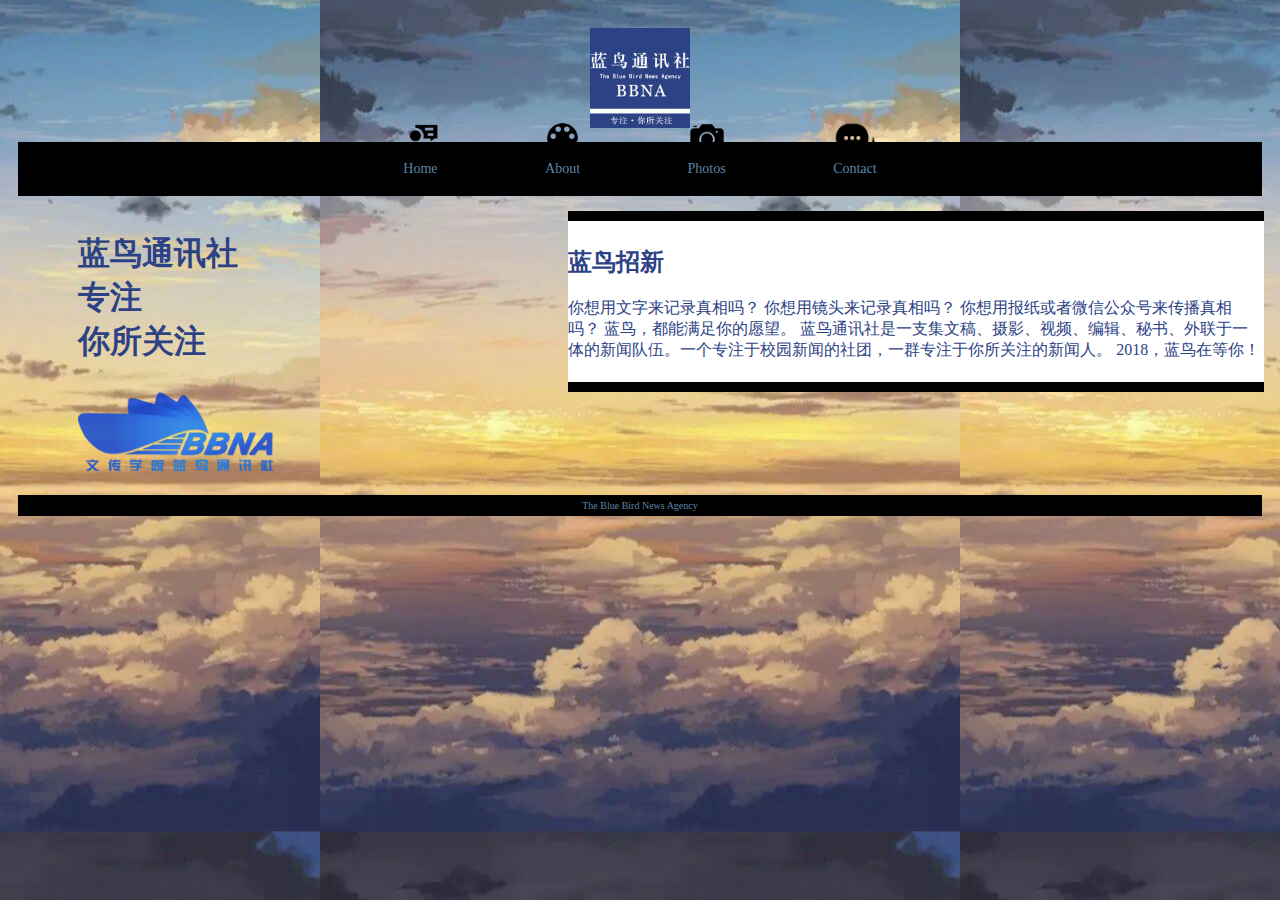
<file: 第一题网站/index.html>
<!doctype html>
<html>
<head>
<meta charset="utf-8">
<title>design for the web</title>
<style type="text/css">
footer {
	font-family: Georgia, "Times New Roman", Times, serif;
	font-size: 10px;
	background-color: #000;
	text-align: center;
	margin: 10px;
	padding: 5px;
	font-weight: 300;
	color: #FFF;
	clear: both;
	float: none;
}
header nav {
	font-size: 14px;
	color: #FFF;
	background-color: #000;
	text-align: center;
	margin: 10px;
	padding: 5px;
	word-spacing: 6em;
}

.sectionleft {
	width: 35%;
	margin-right: 2.5%;
	margin-left: 5.5%;
	clear: left;
	float: left;
	margin-top: 5px;
	margin-bottom: 5px;
	color: #2D4285;
	font-size: medium;
}

.sectionright {
	clear: none;
	width: 55%;
	margin-right: 8.5px;
	margin-left: 5.5px;
	float: right;
	text-align: left;
	padding-top: 5px;
	padding-bottom: 5px;
	margin-top: 5px;
	margin-bottom: 5px;
	background-color: #FFF;
	border-top-width: 10px;
	border-bottom-width: 10px;
	border-top-style: solid;
	border-bottom-style: solid;
	border-top-color: #000;
	border-bottom-color: #000;
	color: #2D4285;
}
header {
	font-size: 16px;
	text-align: center;
	padding-top: 20px;
}
a {
	color: #5A86A9;
	text-decoration: none;
}
body {
	background-image: url(images/background1.jpg);
	background-repeat: repeat;
	background-position: center;
}
.navhome {
	background-image: url(images/自我介绍.png);
	background-repeat: no-repeat;
	margin-right: 10px;
	margin-left: 10px;
	padding-top: 40px;
	background-size: contain;
	-webkit-transition: all 0.5s ease 0s;
	-moz-transition: all 0.5s ease 0s;
	-ms-transition: all 0.5s ease 0s;
	-o-transition: all 0.5s ease 0s;
	transition: all 0.5s ease 0s;
}
.navabout {
	background-image: url(images/color.png);
	background-repeat: no-repeat;
	margin-right: 10px;
	margin-left: 10px;
	padding-top: 40px;
	background-size: contain;
	-webkit-transition: all 0.5s ease 0s;
	-moz-transition: all 0.5s ease 0s;
	-ms-transition: all 0.5s ease 0s;
	-o-transition: all 0.5s ease 0s;
	transition: all 0.5s ease 0s;
}
.navprofolio {
	background-image: url(images/creame.png);
	background-repeat: no-repeat;
	margin-right: 10px;
	margin-left: 10px;
	padding-top: 43px;
	background-size: contain;
	-webkit-transition: all 0.5s ease 0s;
	-moz-transition: all 0.5s ease 0s;
	-ms-transition: all 0.5s ease 0s;
	-o-transition: all 0.5s ease 0s;
	transition: all 0.5s ease 0s;
}
.navcontact {
	background-image: url(images/contact.png);
	background-repeat: no-repeat;
	margin-right: 10px;
	margin-left: 10px;
	padding-top: 40px;
	background-size: contain;
	-webkit-transition: all .5s ease 0s;
	-moz-transition: all .5s ease 0s;
	-ms-transition: all .5s ease 0s;
	-o-transition: all .5s ease 0s;
	transition: all .5s ease 0s;
}
.navhome:hover {
	background-position: 0;
	color: #FFFFFF;
}
.navabout:hover {
	background-position: 0;
	color: #FFFFFF;
}
.navprofolio:hover {
	color: #FFFFFF;
	background-position: 0;
}
.navcontact:hover {
	color: #FFFFFF;
	background-position: 0;
}
.foot:hover{
	color: #FFFFFF;
	}
</style>
</head>

<body>
<header>
	<img src="images/蓝鸟通讯社.jpg" width="100" height="100">
<nav>
    <p><a class="navhome" href="Home.html">Home</a> <a class="navabout" href="About.html">About</a> <a class="navprofolio" href="Photos.html">Photos</a> <a class="navcontact" href="Contact.html">Contact</a></p>
    </nav>
</header>

<section class="sectionleft">
  <h1><strong>蓝鸟通讯社<br>专注<br>你所关注</strong></h1>
<img src="images/bbna新水印.png" width="200" height="100"></section>
<section class="sectionright"><h2>蓝鸟招新</h2>
<p>你想用文字来记录真相吗？
你想用镜头来记录真相吗？
你想用报纸或者微信公众号来传播真相吗？
蓝鸟，都能满足你的愿望。
蓝鸟通讯社是一支集文稿、摄影、视频、编辑、秘书、外联于一体的新闻队伍。一个专注于校园新闻的社团，一群专注于你所关注的新闻人。
2018，蓝鸟在等你！</p></section>
<footer><a class="foot" href="https://weibo.com/zdnflanniao?sudaref=www.so.com&display=0&retcode=6102&is_hot=1">The Blue Bird News Agency</a></footer>
</body>
</html>
</file>
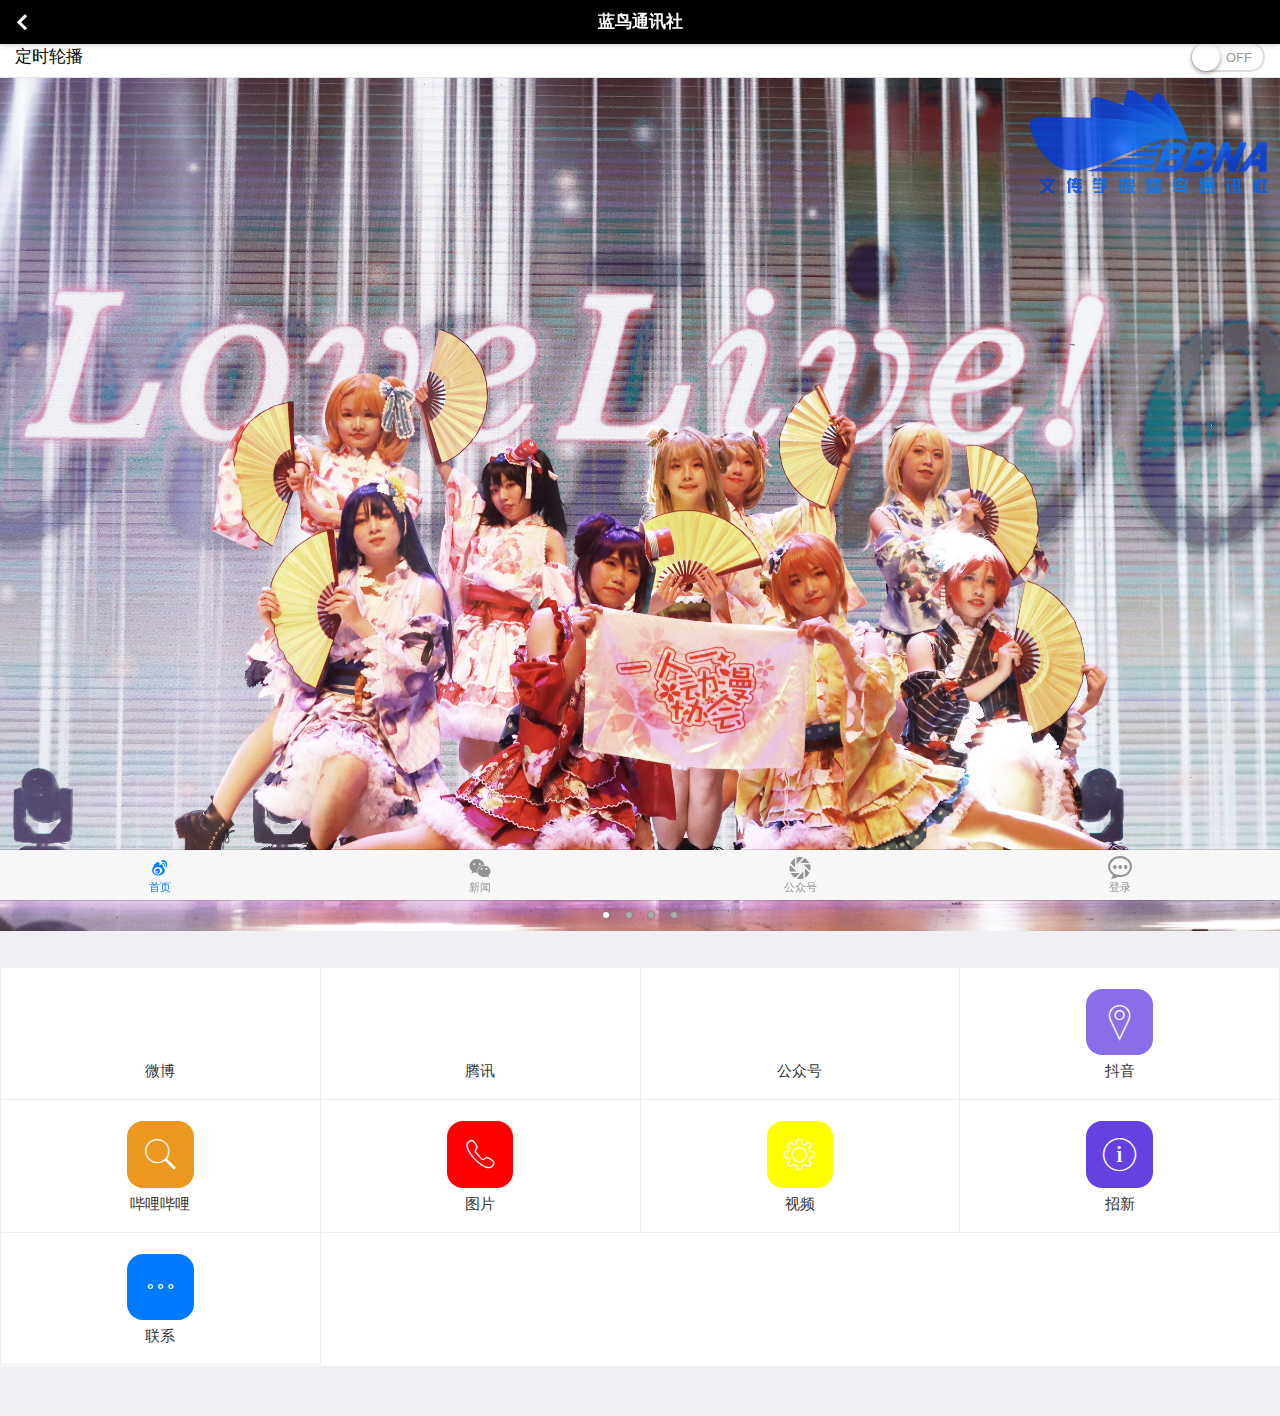
<file: 第七题蓝鸟app庄晴儿181012124/index.html>
<!DOCTYPE html>
<html>

	<head>
		<meta charset="utf-8">
		<title>Hello MUI</title>
		<meta name="viewport" content="width=device-width, initial-scale=1,maximum-scale=1,user-scalable=no">
		<meta name="apple-mobile-web-app-capable" content="yes">
		<meta name="apple-mobile-web-app-status-bar-style" content="black">

		<!--标准mui.css-->
		<link rel="stylesheet" href="css/mui.min.css">
		<link rel="stylesheet" href="css/iconfont.css">
		<link rel="stylesheet" href="css/exam.css">
		<!--App自定义的css-->
		<!--<link rel="stylesheet" type="text/css" href="../css/app.css"/>-->
	</head>

	<body>
		<header class="mui-bar mui-bar-nav">
			<a class="mui-action-back mui-icon mui-icon-left-nav mui-pull-left"></a>
			<h1 class="mui-title">蓝鸟通讯社</h1>
		</header>
		<div class="mui-content">
			<ul class="mui-table-view mui-table-view-chevron">
				<li id="switch" class="mui-table-view-cell">
					定时轮播
					<div class="mui-switch">
						<div class="mui-switch-handle"></div>
					</div>
				</li>
			</ul>
		</div>
		<div id="slider" class="mui-slider" >
			<div class="mui-slider-group mui-slider-loop">
				<!-- 额外增加的一个节点(循环轮播：第一个节点是最后一张轮播) -->
				<div class="mui-slider-item mui-slider-item-duplicate">
					<a href="#">
						<img src="images/1.jpg">
					</a>
				</div>
				<!-- 第一张 -->
				<div class="mui-slider-item">
					<a href="#">
						<img src="images/2.jpg">
					</a>
				</div>
				<!-- 第二张 -->
				<div class="mui-slider-item">
					<a href="#">
						<img src="images/3.jpg">
					</a>
				</div>
				<!-- 第三张 -->
				<div class="mui-slider-item">
					<a href="#">
						<img src="images/4.jpg">
					</a>
				</div>
				<!-- 第四张 -->
				<div class="mui-slider-item">
					<a href="#">
						<img src="images/5.jpg">
					</a>
				</div>
				<!-- 额外增加的一个节点(循环轮播：最后一个节点是第一张轮播) -->
				<div class="mui-slider-item mui-slider-item-duplicate">
					<a href="#">
						<img src="images/1.jpg">
					</a>
				</div>
			</div>
			<div class="mui-slider-indicator">
				<div class="mui-indicator mui-active"></div>
				<div class="mui-indicator"></div>
				<div class="mui-indicator"></div>
				<div class="mui-indicator"></div>
			</div>
		</div>
		<nav class="mui-bar mui-bar-tab">
		    <a class="mui-tab-item mui-active" href="index.html">
		        <span class="mui-icon mui-icon-weibo"></span>
		        <span class="mui-tab-label">首页</span>
		    </a>
		    <a class="mui-tab-item" href="imageviewer.html">
		        <span class="mui-icon mui-icon-weixin"></span>
		        <span class="mui-tab-label">新闻</span>
		    </a>
		    <a class="mui-tab-item" href="http://mp.weixin.qq.com/mp/homepage?__biz=MjM5NDE4MzMwMw==&hid=1&sn=ff14ddfbbdab31083bfc226778bf4f25&scene=18#wechat_redirect">
		        <span class="mui-icon mui-icon-pengyouquan"></span>
		        <span class="mui-tab-label">公众号</span>
		    </a>
		    <a class="mui-tab-item" href="login.html">
		        <span class="mui-icon mui-icon-chat"></span>
		        <span class="mui-tab-label">登录</span>
		    </a>
		</nav>
			<div class="mui-content">
		        <ul class="mui-table-view mui-grid-view mui-grid-9">
		            <li class="mui-table-view-cell mui-media mui-col-xs-4 mui-col-sm-3"><a href="https://weibo.com/zdnflanniao?topnav=1&wvr=6&topsug=1&is_all=1">
		                    <span class="mui-icon iconfont icon-bili"></span>
		                    <div class="mui-media-body">微博</div></a></li>
		            <li class="mui-table-view-cell mui-media mui-col-xs-4 mui-col-sm-3"><a href="https://v.qq.com/vplus/10cd185185a8b8cd610b730147201be9#uin=10cd185185a8b8cd610b730147201be9">
		                    <span class="mui-icon iconfont icon-qq-copy"></span>
		                    <div class="mui-media-body">腾讯</div></a></li>
		            <li class="mui-table-view-cell mui-media mui-col-xs-4 mui-col-sm-3"><a href="http://mp.weixin.qq.com/mp/homepage?__biz=MjM5NDE4MzMwMw==&hid=1&sn=ff14ddfbbdab31083bfc226778bf4f25&scene=18#wechat_redirect">
		                    <span class="mui-icon iconfont icon-yijicaidanalituku_gongzhonghao"></span>
		                    <div class="mui-media-body">公众号</div></a></li>
		            <li class="mui-table-view-cell mui-media mui-col-xs-4 mui-col-sm-3"><a href="https://v.douyin.com/XfQ2Sb/">
		                    <span class="mui-icon mui-icon-location"></span>
		                    <div class="mui-media-body">抖音</div></a></li>
		            <li class="mui-table-view-cell mui-media mui-col-xs-4 mui-col-sm-3"><a href="https://space.bilibili.com/390128304/?share_source=copy_link&share_medium=iphone&bbid=ZE4A7DE4A40BD42E42F1BE4731AC079F7C25&ts=1575645590">
		                    <span class="mui-icon mui-icon-search"></span>
		                    <div class="mui-media-body">哔哩哔哩</div></a></li>
		            <li class="mui-table-view-cell mui-media mui-col-xs-4 mui-col-sm-3"><a href="imageviewer.html">
		                    <span class="mui-icon mui-icon-phone"></span>
		                    <div class="mui-media-body">图片</div></a></li>
		            <li class="mui-table-view-cell mui-media mui-col-xs-4 mui-col-sm-3"><a href="listview.html">
		                    <span class="mui-icon mui-icon-gear"></span>
		                    <div class="mui-media-body">视频</div></a></li>
		            <li class="mui-table-view-cell mui-media mui-col-xs-4 mui-col-sm-3"><a href="https://mp.weixin.qq.com/s/ldyss6wp9OH6JloOh6r3IA">
		                    <span class="mui-icon mui-icon-info"></span>
		                    <div class="mui-media-body">招新</div></a></li>
		           <li class="mui-table-view-cell mui-media mui-col-xs-4 mui-col-sm-3"><a href="typography.html">
		                    <span class="mui-icon mui-icon-more"></span>
		                    <div class="mui-media-body">联系</div></a></li>
		        </ul> 
		</div>
		
		<script src="js/mui.min.js"></script>
		<script type="text/javascript" charset="utf-8">
			mui.init({
				swipeBack:true //启用右滑关闭功能
			});
			var slider = mui("#slider");
			document.getElementById("switch").addEventListener('toggle', function(e) {
				if (e.detail.isActive) {
					slider.slider({
						interval: 5000
					});
				} else {
					slider.slider({
						interval: 0
					});
				}
			});
		</script>
		<script >
        	mui.init();   	mui('body').on('tap','a',function(){document.location.href=this.href;});
	   </script>
	</body>

</html>
</file>
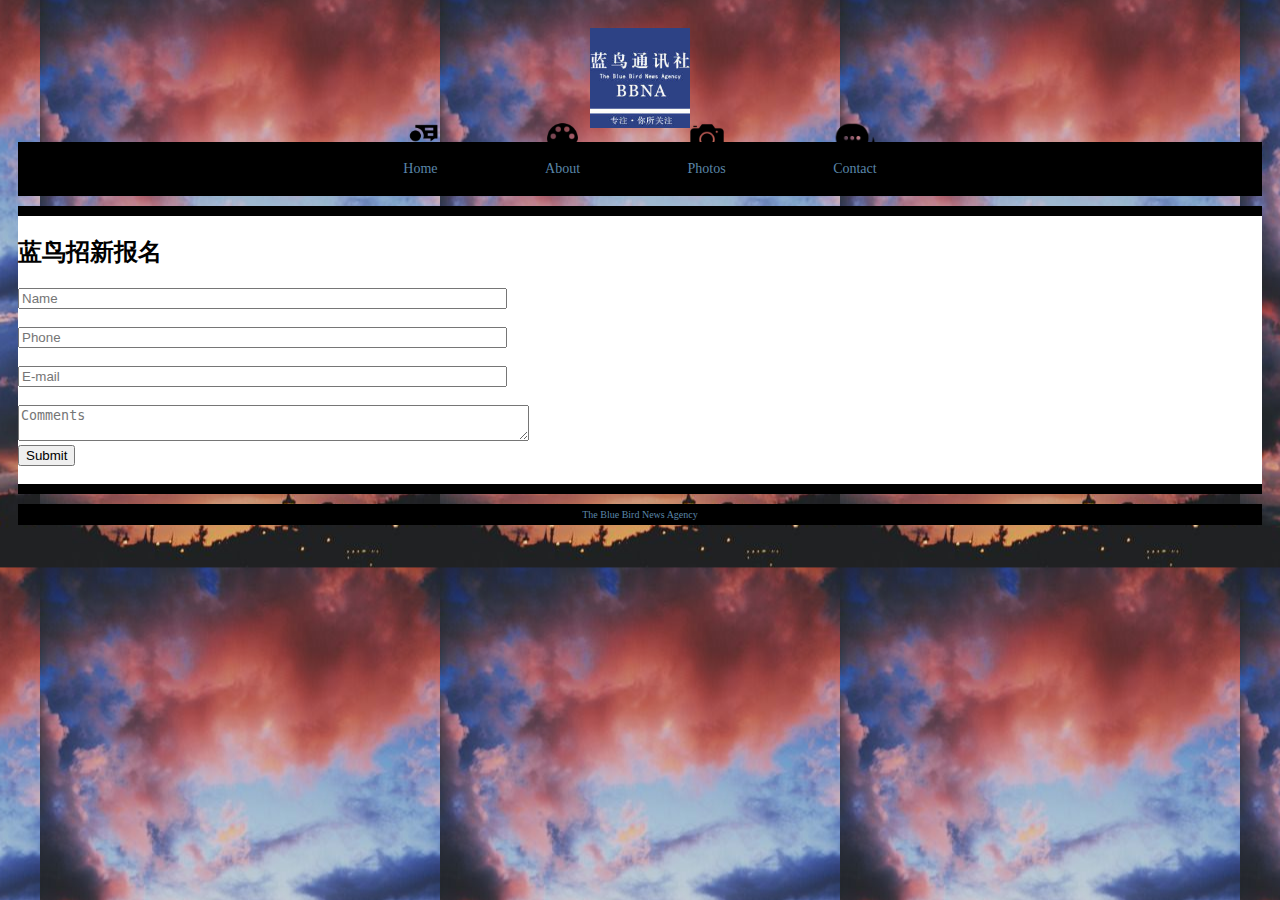
<file: 第一题网站/contact.html>
<!doctype html>
<html>
<head>
<meta charset="utf-8">
<title>design for the web</title>
<style type="text/css">
footer {
	font-family: Georgia, "Times New Roman", Times, serif;
	font-size: 10px;
	background-color: #000;
	text-align: center;
	margin: 10px;
	padding: 5px;
	font-weight: 300;
	color: #FFF;
	clear: both;
	float: none;
}
header nav {
	font-size: 14px;
	color: #FFF;
	background-color: #000;
	text-align: center;
	margin: 10px;
	padding: 5px;
	word-spacing: 6em;
}

.sectionleft {
	width: 35%;
	margin-right: 2.5%;
	margin-left: 5.5%;
	clear: left;
	float: left;
	margin-top: 5px;
	margin-bottom: 5px;
	color: #FFF;
}

.sectionright {
	clear: none;
	width: 55%;
	margin-right: 8.5px;
	margin-left: 5.5px;
	float: right;
	text-align: left;
	padding-top: 5px;
	padding-bottom: 5px;
	margin-top: 5px;
	margin-bottom: 5px;
	background-color: #FFF;
	border-top-width: 10px;
	border-bottom-width: 10px;
	border-top-style: solid;
	border-bottom-style: solid;
	border-top-color: #000;
	border-bottom-color: #000;
	color: #2D4285;
}
header {
	font-size: 16px;
	text-align: center;
	padding-top: 20px;
}
a {
	color: #5A86A9;
	text-decoration: none;
}
body {
	background-image: url(images/background4.jpg);
	background-repeat: repeat;
	background-position: center;
}
.navhome {
	background-image: url(images/自我介绍.png);
	background-repeat: no-repeat;
	margin-right: 10px;
	margin-left: 10px;
	padding-top: 40px;
	background-size: contain;
	-webkit-transition: all 0.5s ease 0s;
	-moz-transition: all 0.5s ease 0s;
	-ms-transition: all 0.5s ease 0s;
	-o-transition: all 0.5s ease 0s;
	transition: all 0.5s ease 0s;
}
.navabout {
	background-image: url(images/color.png);
	background-repeat: no-repeat;
	margin-right: 10px;
	margin-left: 10px;
	padding-top: 40px;
	background-size: contain;
	-webkit-transition: all 0.5s ease 0s;
	-moz-transition: all 0.5s ease 0s;
	-ms-transition: all 0.5s ease 0s;
	-o-transition: all 0.5s ease 0s;
	transition: all 0.5s ease 0s;
}
.navprofolio {
	background-image: url(images/creame.png);
	background-repeat: no-repeat;
	margin-right: 10px;
	margin-left: 10px;
	padding-top: 43px;
	background-size: contain;
	-webkit-transition: all 0.5s ease 0s;
	-moz-transition: all 0.5s ease 0s;
	-ms-transition: all 0.5s ease 0s;
	-o-transition: all 0.5s ease 0s;
	transition: all 0.5s ease 0s;
}
.navcontact {
	background-image: url(images/contact.png);
	background-repeat: no-repeat;
	margin-right: 10px;
	margin-left: 10px;
	padding-top: 40px;
	background-size: contain;
	-webkit-transition: all .5s ease 0s;
	-moz-transition: all .5s ease 0s;
	-ms-transition: all .5s ease 0s;
	-o-transition: all .5s ease 0s;
	transition: all .5s ease 0s;
}
.navhome:hover {
	background-position: 0;
	color: #FFFFFF;
}
.navabout:hover {
	background-position: 0;
	color: #FFFFFF;
}
.navprofolio:hover {
	color: #FFFFFF;
	background-position: 0;
}
.navcontact:hover {
	color: #FFFFFF;
	background-position: 0;
}
.foot:hover{
	color: #FFFFFF;
	}
.sectionfull {
	background-color: #FFF;
	border-top-width: 10px;
	border-bottom-width: 10px;
	border-top-style: solid;
	border-bottom-style: solid;
	border-top-color: #000;
	border-bottom-color: #000;
	margin-right: 10px;
	margin-left: 10px;
}
.sectionfull video {
	display: block;
	margin-right: auto;
	margin-left: auto;
}
</style>
</head>

<body>
<header>
	<img src="images/蓝鸟通讯社.jpg" width="100" height="100">
<nav>
    <p><a class="navhome" href="Home.html">Home</a> <a class="navabout" href="About.html">About</a> <a class="navprofolio" href="Photos.html">Photos</a> <a class="navcontact" href="Contact.html">Contact</a></p>
    </nav>
</header>


<section class="sectionfull">
<h2>蓝鸟招新报名</h2>
<form>
	<input name="name" type="text" required id="name" placeholder="Name" size="58"><br><br><input name="name" type="int" required id="phone" placeholder="Phone" size="58"><br><br><input name="email" type="email" required id="email" placeholder="E-mail" size="58"><br><br><textarea name="comments" cols="61" id="comments" placeholder="Comments"></textarea><br><input type="submit"><br><br>
</form>
</section>
<footer><a class="foot" href="https://weibo.com/zdnflanniao?sudaref=www.so.com&display=0&retcode=6102&is_hot=1">The Blue Bird News Agency</a></footer>
</body>
</html>
</file>
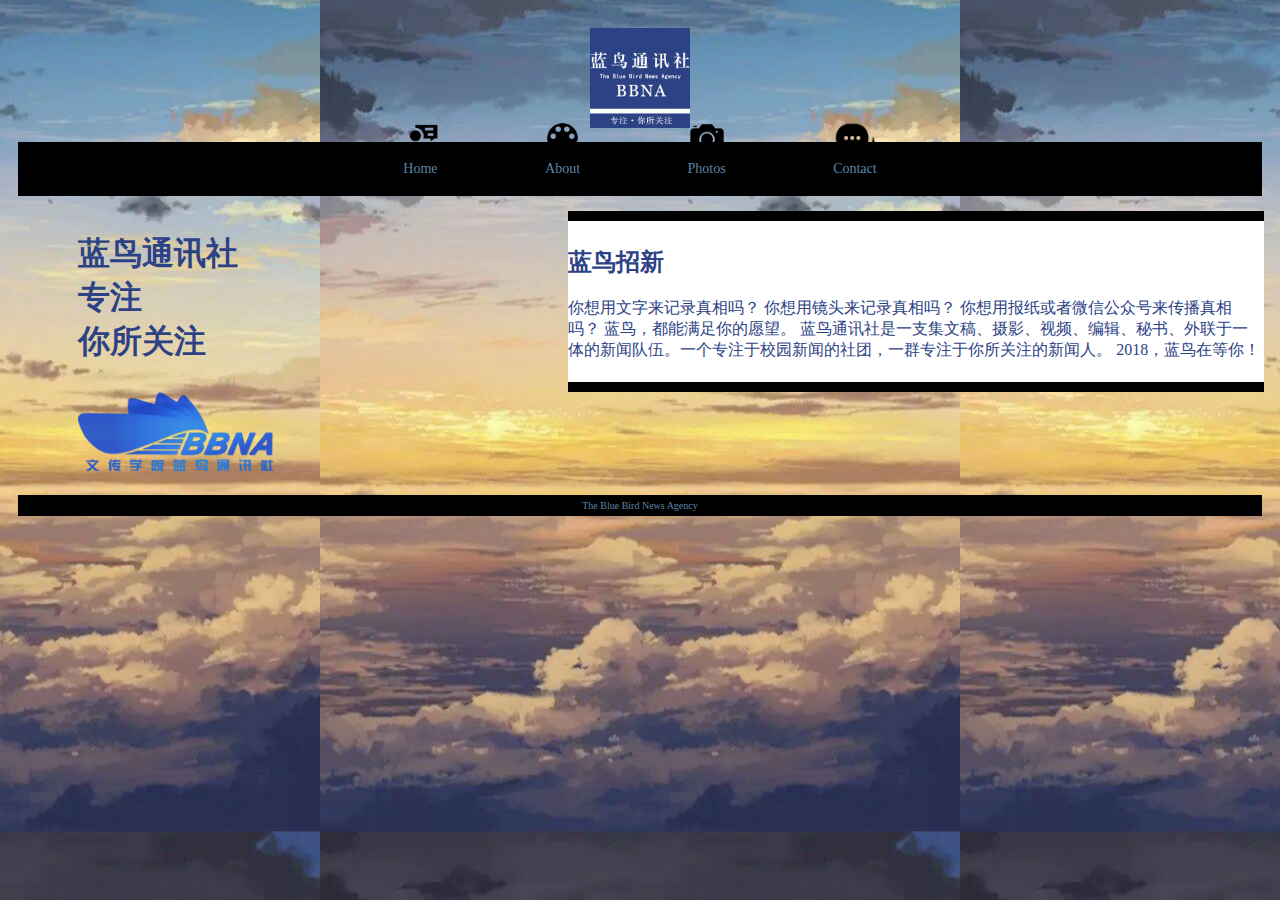
<file: 第一题网站/home.html>
<!doctype html>
<html>
<head>
<meta charset="utf-8">
<title>design for the web</title>
<style type="text/css">
footer {
	font-family: Georgia, "Times New Roman", Times, serif;
	font-size: 10px;
	background-color: #000;
	text-align: center;
	margin: 10px;
	padding: 5px;
	font-weight: 300;
	color: #FFF;
	clear: both;
	float: none;
}
header nav {
	font-size: 14px;
	color: #FFF;
	background-color: #000;
	text-align: center;
	margin: 10px;
	padding: 5px;
	word-spacing: 6em;
}

.sectionleft {
	width: 35%;
	margin-right: 2.5%;
	margin-left: 5.5%;
	clear: left;
	float: left;
	margin-top: 5px;
	margin-bottom: 5px;
	color: #2D4285;
}

.sectionright {
	clear: none;
	width: 55%;
	margin-right: 8.5px;
	margin-left: 5.5px;
	float: right;
	text-align: left;
	padding-top: 5px;
	padding-bottom: 5px;
	margin-top: 5px;
	margin-bottom: 5px;
	background-color: #FFF;
	border-top-width: 10px;
	border-bottom-width: 10px;
	border-top-style: solid;
	border-bottom-style: solid;
	border-top-color: #000;
	border-bottom-color: #000;
	color: #2D4285;
}
header {
	font-size: 16px;
	text-align: center;
	padding-top: 20px;
}
a {
	color: #5A86A9;
	text-decoration: none;
}
body {
	background-image: url(images/background1.jpg);
	background-repeat: repeat;
	background-position: center;
}
.navhome {
	background-image: url(images/自我介绍.png);
	background-repeat: no-repeat;
	margin-right: 10px;
	margin-left: 10px;
	padding-top: 40px;
	background-size: contain;
	-webkit-transition: all 0.5s ease 0s;
	-moz-transition: all 0.5s ease 0s;
	-ms-transition: all 0.5s ease 0s;
	-o-transition: all 0.5s ease 0s;
	transition: all 0.5s ease 0s;
}
.navabout {
	background-image: url(images/color.png);
	background-repeat: no-repeat;
	margin-right: 10px;
	margin-left: 10px;
	padding-top: 40px;
	background-size: contain;
	-webkit-transition: all 0.5s ease 0s;
	-moz-transition: all 0.5s ease 0s;
	-ms-transition: all 0.5s ease 0s;
	-o-transition: all 0.5s ease 0s;
	transition: all 0.5s ease 0s;
}
.navprofolio {
	background-image: url(images/creame.png);
	background-repeat: no-repeat;
	margin-right: 10px;
	margin-left: 10px;
	padding-top: 43px;
	background-size: contain;
	-webkit-transition: all 0.5s ease 0s;
	-moz-transition: all 0.5s ease 0s;
	-ms-transition: all 0.5s ease 0s;
	-o-transition: all 0.5s ease 0s;
	transition: all 0.5s ease 0s;
}
.navcontact {
	background-image: url(images/contact.png);
	background-repeat: no-repeat;
	margin-right: 10px;
	margin-left: 10px;
	padding-top: 40px;
	background-size: contain;
	-webkit-transition: all .5s ease 0s;
	-moz-transition: all .5s ease 0s;
	-ms-transition: all .5s ease 0s;
	-o-transition: all .5s ease 0s;
	transition: all .5s ease 0s;
}
.navhome:hover {
	background-position: 0;
	color: #FFFFFF;
}
.navabout:hover {
	background-position: 0;
	color: #FFFFFF;
}
.navprofolio:hover {
	color: #FFFFFF;
	background-position: 0;
}
.navcontact:hover {
	color: #FFFFFF;
	background-position: 0;
}
.foot:hover{
	color: #FFFFFF;
	}
</style>
</head>

<body>
<header>
	<img src="images/蓝鸟通讯社.jpg" width="100" height="100">
<nav>
    <p><a class="navhome" href="Home.html">Home</a> <a class="navabout" href="About.html">About</a> <a class="navprofolio" href="Photos.html">Photos</a> <a class="navcontact" href="Contact.html">Contact</a></p>
    </nav>
</header>

<section class="sectionleft"><h1><strong>蓝鸟通讯社<br>专注<br>你所关注</strong></h1><img src="images/bbna新水印.png" width="200" height="100"></section>
<section class="sectionright"><h2>蓝鸟招新</h2>
<p>你想用文字来记录真相吗？
你想用镜头来记录真相吗？
你想用报纸或者微信公众号来传播真相吗？
蓝鸟，都能满足你的愿望。
蓝鸟通讯社是一支集文稿、摄影、视频、编辑、秘书、外联于一体的新闻队伍。一个专注于校园新闻的社团，一群专注于你所关注的新闻人。
2018，蓝鸟在等你！</p></section>
<footer><a class="foot" href="https://weibo.com/zdnflanniao?sudaref=www.so.com&display=0&retcode=6102&is_hot=1">The Blue Bird News Agency</a></footer>
</body>
</html>
</file>
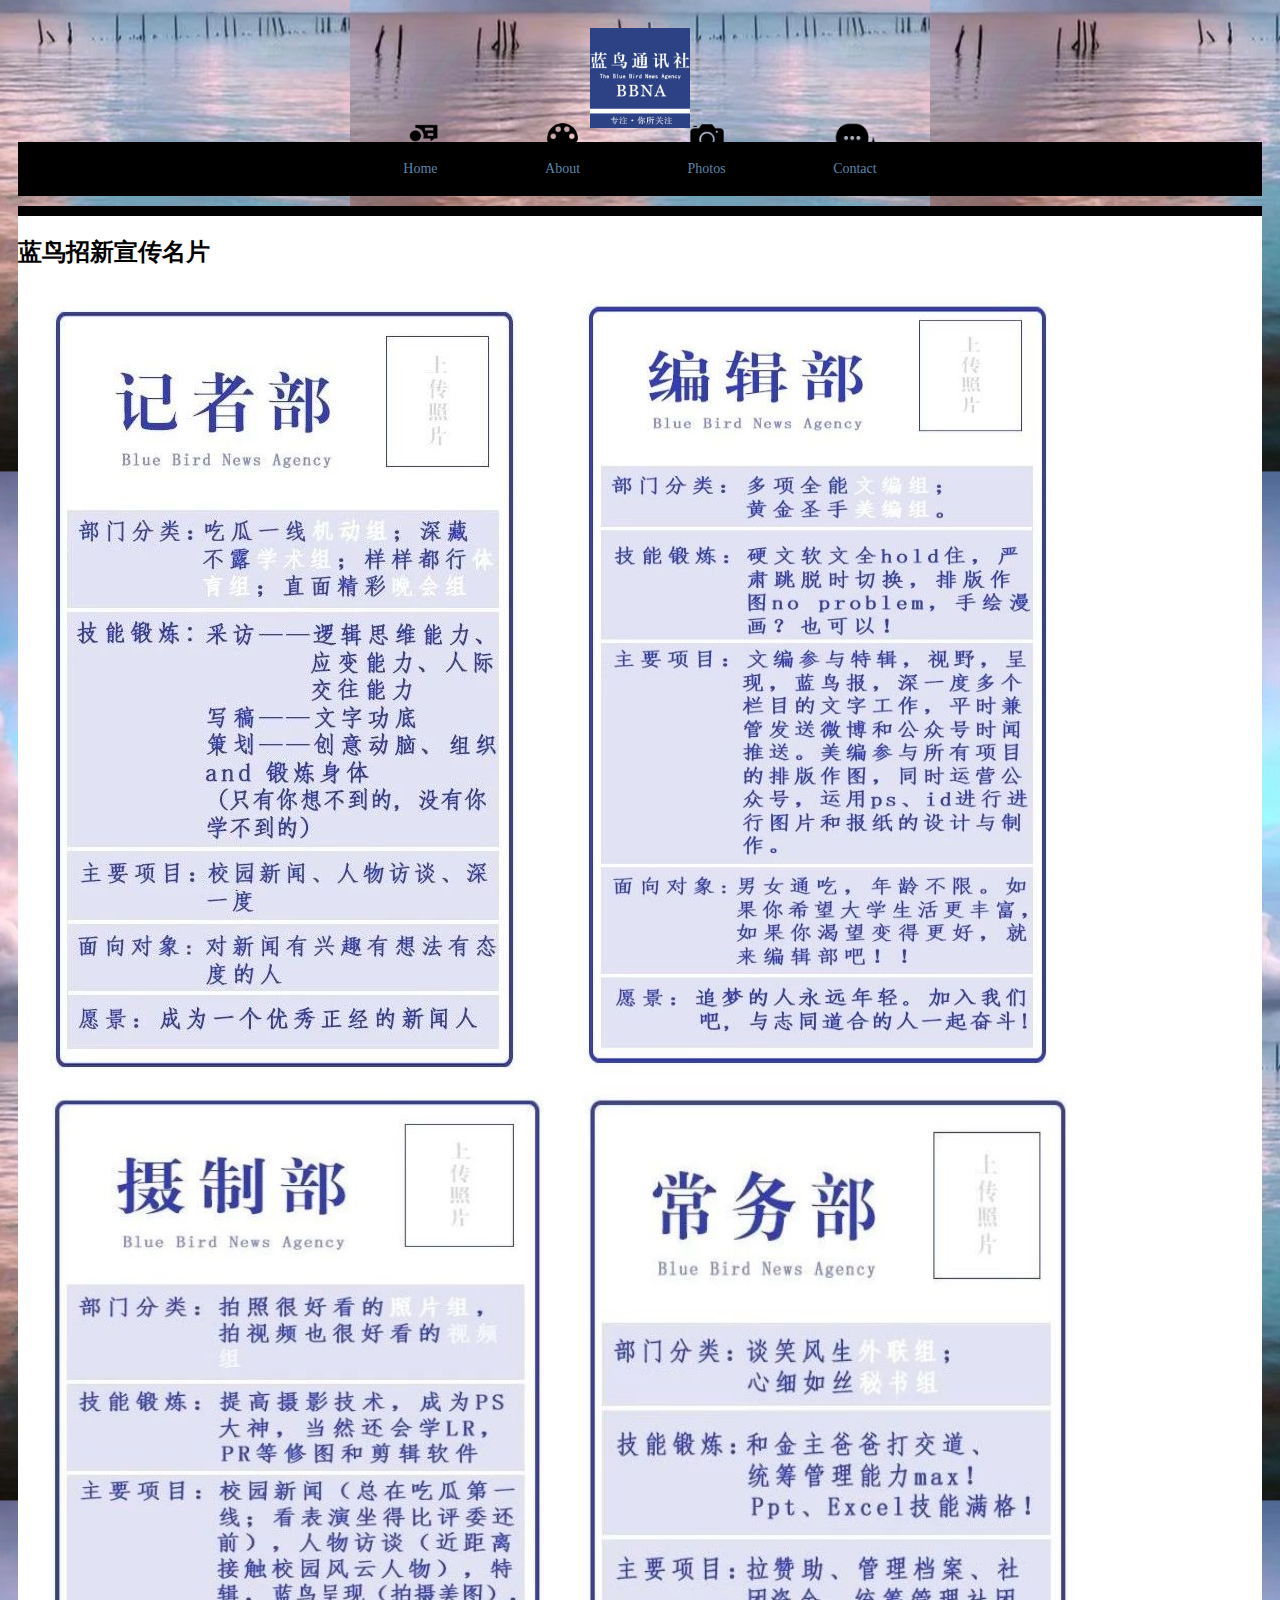
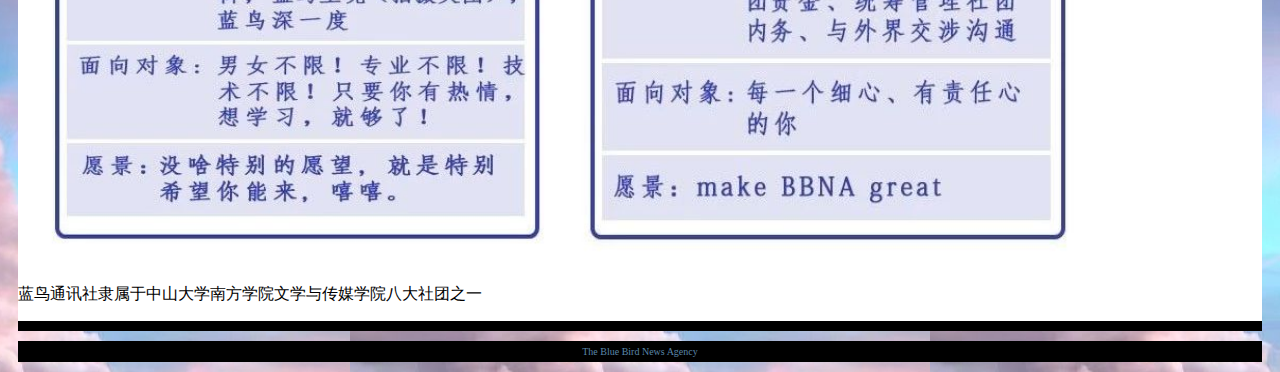
<file: 第一题网站/Photos.html>
<!doctype html>
<html>
<head>
<meta charset="utf-8">
<title>design for the web</title>
<style type="text/css">
footer {
	font-family: Georgia, "Times New Roman", Times, serif;
	font-size: 10px;
	background-color: #000;
	text-align: center;
	margin: 10px;
	padding: 5px;
	font-weight: 300;
	color: #FFF;
	clear: both;
	float: none;
}
header nav {
	font-size: 14px;
	color: #FFF;
	background-color: #000;
	text-align: center;
	margin: 10px;
	padding: 5px;
	word-spacing: 6em;
}

.sectionleft {
	width: 35%;
	margin-right: 2.5%;
	margin-left: 5.5%;
	clear: left;
	float: left;
	margin-top: 5px;
	margin-bottom: 5px;
	color: #FFF;
}

.sectionright {
	clear: none;
	width: 55%;
	margin-right: 8.5px;
	margin-left: 5.5px;
	float: right;
	text-align: left;
	padding-top: 5px;
	padding-bottom: 5px;
	margin-top: 5px;
	margin-bottom: 5px;
	background-color: #FFF;
	border-top-width: 10px;
	border-bottom-width: 10px;
	border-top-style: solid;
	border-bottom-style: solid;
	border-top-color: #000;
	border-bottom-color: #000;
	color: #2D4285;
}
header {
	font-size: 16px;
	text-align: center;
	padding-top: 20px;
}
a {
	color: #5A86A9;
	text-decoration: none;
}
body {
	background-image: url(images/background3.jpg);
	background-repeat: repeat;
	background-position: center;
}
.navhome {
	background-image: url(images/自我介绍.png);
	background-repeat: no-repeat;
	margin-right: 10px;
	margin-left: 10px;
	padding-top: 40px;
	background-size: contain;
	-webkit-transition: all 0.5s ease 0s;
	-moz-transition: all 0.5s ease 0s;
	-ms-transition: all 0.5s ease 0s;
	-o-transition: all 0.5s ease 0s;
	transition: all 0.5s ease 0s;
}
.navabout {
	background-image: url(images/color.png);
	background-repeat: no-repeat;
	margin-right: 10px;
	margin-left: 10px;
	padding-top: 40px;
	background-size: contain;
	-webkit-transition: all 0.5s ease 0s;
	-moz-transition: all 0.5s ease 0s;
	-ms-transition: all 0.5s ease 0s;
	-o-transition: all 0.5s ease 0s;
	transition: all 0.5s ease 0s;
}
.navprofolio {
	background-image: url(images/creame.png);
	background-repeat: no-repeat;
	margin-right: 10px;
	margin-left: 10px;
	padding-top: 43px;
	background-size: contain;
	-webkit-transition: all 0.5s ease 0s;
	-moz-transition: all 0.5s ease 0s;
	-ms-transition: all 0.5s ease 0s;
	-o-transition: all 0.5s ease 0s;
	transition: all 0.5s ease 0s;
}
.navcontact {
	background-image: url(images/contact.png);
	background-repeat: no-repeat;
	margin-right: 10px;
	margin-left: 10px;
	padding-top: 40px;
	background-size: contain;
	-webkit-transition: all .5s ease 0s;
	-moz-transition: all .5s ease 0s;
	-ms-transition: all .5s ease 0s;
	-o-transition: all .5s ease 0s;
	transition: all .5s ease 0s;
}
.navhome:hover {
	background-position: 0;
	color: #FFFFFF;
}
.navabout:hover {
	background-position: 0;
	color: #FFFFFF;
}
.navprofolio:hover {
	color: #FFFFFF;
	background-position: 0;
}
.navcontact:hover {
	color: #FFFFFF;
	background-position: 0;
}
.foot:hover{
	color: #FFFFFF;
	}
.sectionfull {
	background-color: #FFF;
	border-top-width: 10px;
	border-bottom-width: 10px;
	border-top-style: solid;
	border-bottom-style: solid;
	border-top-color: #000;
	border-bottom-color: #000;
	margin-right: 10px;
	margin-left: 10px;
}
.sectionfull video {
	display: block;
	margin-right: auto;
	margin-left: auto;
}
</style>
</head>

<body>
<header>
	<img src="images/蓝鸟通讯社.jpg" width="100" height="100">
<nav>
    <p><a class="navhome" href="Home.html">Home</a> <a class="navabout" href="About.html">About</a> <a class="navprofolio" href="Photos.html">Photos</a> <a class="navcontact" href="Contact.html">Contact</a></p>
    </nav>
</header>


<section class="sectionfull">
<h2>蓝鸟招新宣传名片</h2>
<img src="images/1.jpg" width="533" height="786"><img src="images/2.jpg" width="533" height="786"><img src="images/3.jpg" width="533" height="786"><img src="images/4.jpg" width="533" height="786">
<p>蓝鸟通讯社隶属于中山大学南方学院文学与传媒学院八大社团之一</p></section>
<footer><a class="foot" href="https://weibo.com/zdnflanniao?sudaref=www.so.com&display=0&retcode=6102&is_hot=1">The Blue Bird News Agency</a></footer>
</body>
</html>
</file>
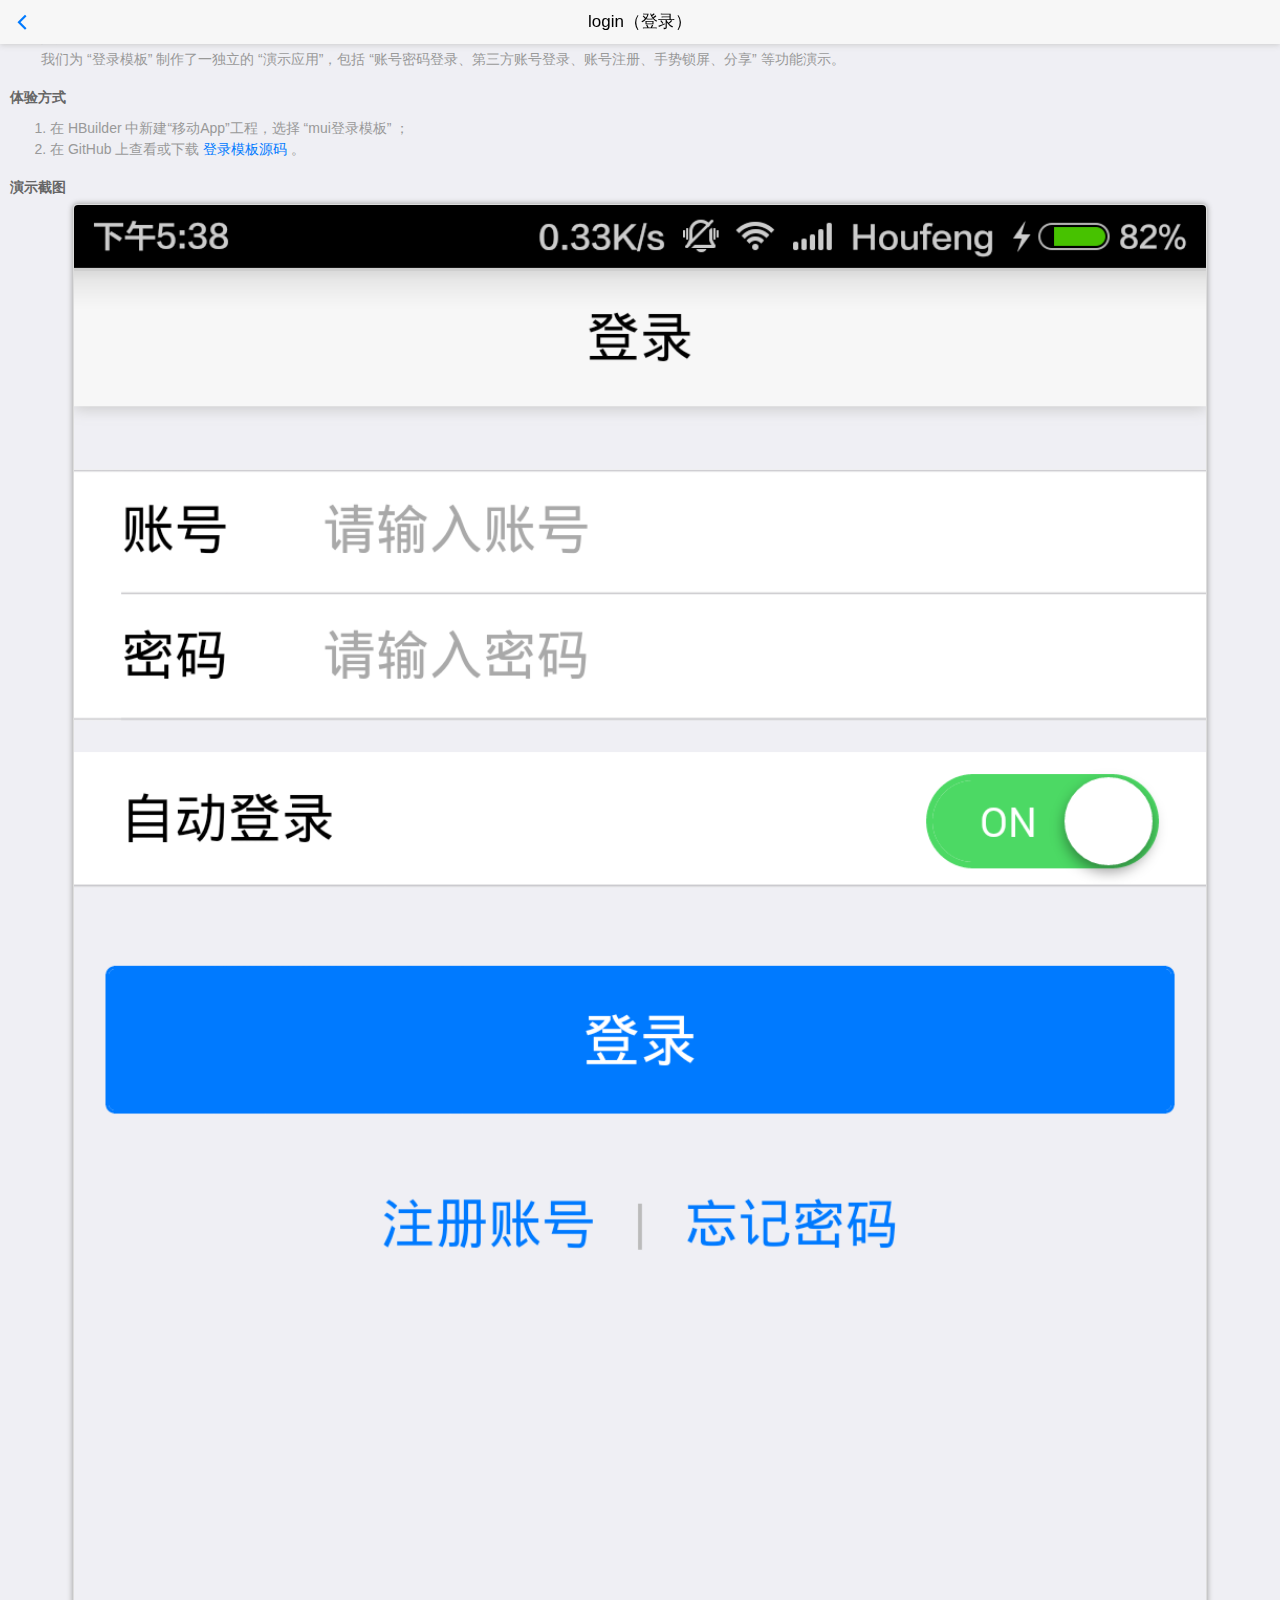
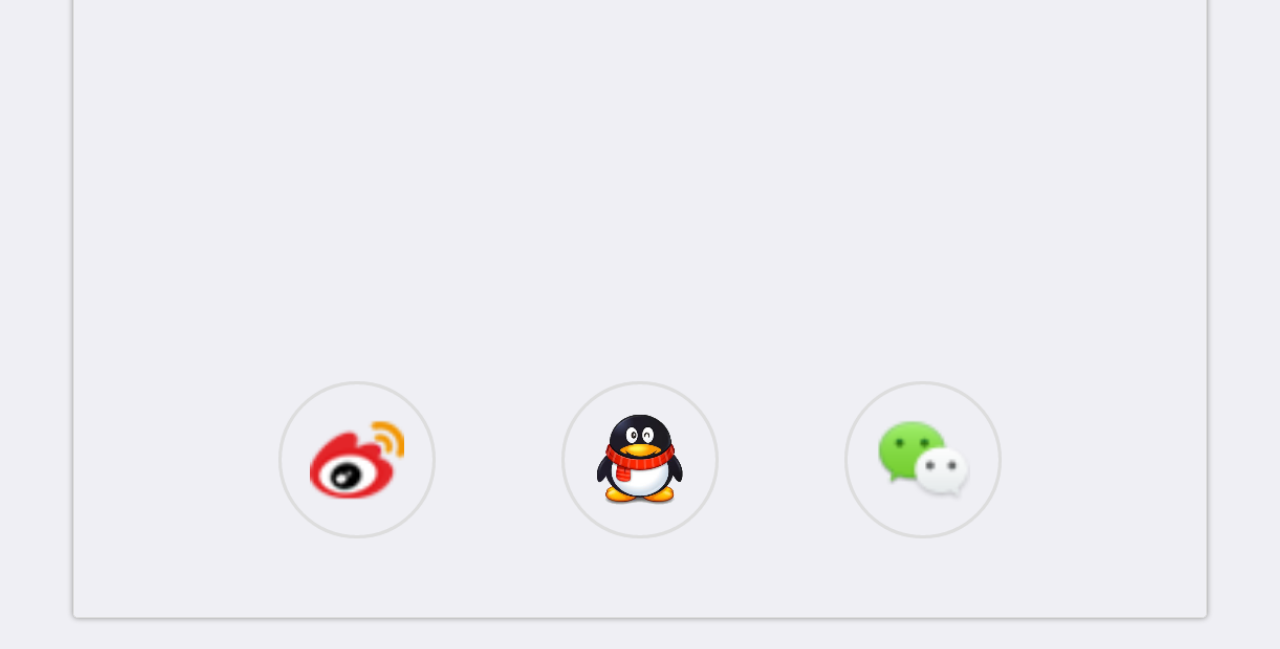
<file: 第七题蓝鸟app庄晴儿181012124/login.html>
<!DOCTYPE html>
<html>

	<head>
		<meta charset="utf-8">
		<meta name="viewport" content="width=device-width,initial-scale=1,minimum-scale=1,maximum-scale=1,user-scalable=no" />
		<title></title>
		<link href="css/mui.min.css" rel="stylesheet" />
		<!--App自定义的css-->
		<link rel="stylesheet" type="text/css" href="css/app.css" />
		<style>
			h5,
			p,
			ol,
			li {
				color: #666;
				font-size: 14px;
			}
			h5 {
				font-weight: bold;
			}
			p,
			ol {
				padding: 5px auto;
				margin-bottom: 20px;
			}
			p,
			li {
				color: #999;
			}
			img {
				width: 90%;
				border: solid 1px #ddd;
				border-radius: 5px;
				box-shadow: 0px 0px 5px 1px #aaa;
				margin: 5px auto;
			}
		</style>
	</head>

	<body>
		<header class="mui-bar mui-bar-nav">
			<a class="mui-action-back mui-icon mui-icon-left-nav mui-pull-left"></a>
			<h1 class="mui-title">login（登录）</h1>
		</header>
		<div class="mui-content">
			<div class="mui-content-padded">
				<h5>简单说明</h5>
				<p>
					&nbsp;&nbsp;&nbsp;&nbsp;&nbsp;&nbsp;&nbsp;&nbsp;我们为 “登录模板” 制作了一独立的 “演示应用”，包括 “账号密码登录、第三方账号登录、账号注册、手势锁屏、分享” 等功能演示。
				</p>
				<h5>体验方式</h5>
				<ol>
					<li>在 HBuilder 中新建“移动App”工程，选择 “mui登录模板” ；</li>
					<li>在 GitHub 上查看或下载 <a _src='https://github.com/dcloudio/mui/tree/master/examples/login'>登录模板源码</a> 。
					</li>
				</ol>
				<h5>演示截图</h5>
				<p style="text-align: center;">
					<img src="images/login-1.png" />
				</p>
			</div>
		</div>
		<script src="js/mui.min.js"></script>
		<script type="text/javascript" charset="utf-8">
			(function(mui, window, document, undefined) {
				mui.init();
				var qsa = function() {
					return [].slice.call(document.querySelectorAll.apply(document, arguments));
				};
				qsa("[_src]").forEach(function(item) {
					item.addEventListener('tap', function() {
						var url = this.getAttribute('_src');
						if (url) {
							plus.runtime.openURL(url);
						};
					}, false);
				});
			})(mui, window, document, undefined);
		</script>
	</body>

</html>
</file>
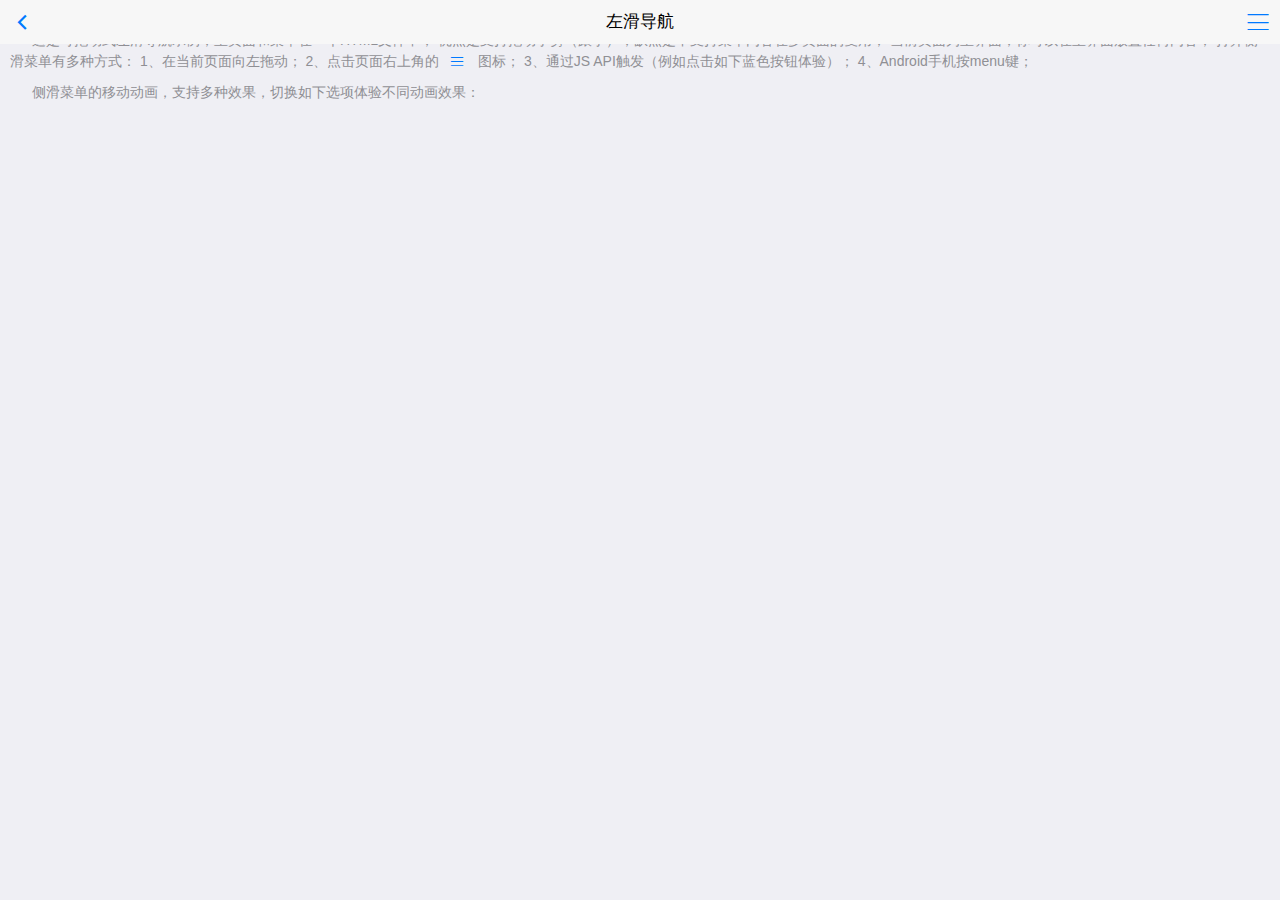
<file: 第七题蓝鸟app庄晴儿181012124/offcanvas-drag-left.html>
<!DOCTYPE html>
<html>

	<head>
		<meta charset="utf-8">
		<title>Hello MUI</title>
		<meta name="viewport" content="width=device-width, initial-scale=1,maximum-scale=1,user-scalable=no">
		<meta name="apple-mobile-web-app-capable" content="yes">
		<meta name="apple-mobile-web-app-status-bar-style" content="black">

		<link rel="stylesheet" href="css/mui.min.css">
		<style>
			html,
			body {
				background-color: #efeff4;
			}
			p {
				text-indent: 22px;
			}
			span.mui-icon {
				font-size: 14px;
				color: #007aff;
				margin-left: -15px;
				padding-right: 10px;
			}
			.mui-off-canvas-right {
				color: #fff;
			}
			.title {
				margin: 35px 15px 10px;
			}
			.title+.content {
				margin: 10px 15px 35px;
				color: #bbb;
				text-indent: 1em;
				font-size: 14px;
				line-height: 24px;
			}
			input {
				color: #000;
			}
		</style>
	</head>

	<body>
		<!--侧滑菜单容器-->
		<div id="offCanvasWrapper" class="mui-off-canvas-wrap mui-draggable">
			<!--菜单部分-->
			<aside id="offCanvasSide" class="mui-off-canvas-right">
				<div id="offCanvasSideScroll" class="mui-scroll-wrapper">
					<div class="mui-scroll">
						<div class="title">侧滑导航</div>
						<div class="content">
							这是可拖动式侧滑菜单示例，你可以在这里放置任何内容；关闭侧滑菜单有多种方式： 1.在手机屏幕任意位置向右拖动(drag)；2.点击本侧滑菜单页之外的任意位置; 3.点击如下红色按钮
							<span class="android-only">；4.Android手机按back键；5.Android手机按menu键
							</span>。
							

						</div>
						<div class="title" style="margin-bottom: 25px;">侧滑列表示例</div>
						<ul class="mui-table-view mui-table-view-chevron mui-table-view-inverted">
							<li class="mui-table-view-cell">
								<a class="mui-navigate-right">
									Item 1
								</a>
							</li>
							<li class="mui-table-view-cell">
								<a class="mui-navigate-right">
									Item 2
								</a>
							</li>
							<li class="mui-table-view-cell">
								<a class="mui-navigate-right">
									Item 3
								</a>
							</li>
							<li class="mui-table-view-cell">
								<a class="mui-navigate-right">
									Item 4
								</a>
							</li>
							<li class="mui-table-view-cell">
								<a class="mui-navigate-right">
									Item 5
								</a>
							</li>
							<li class="mui-table-view-cell">
								<a class="mui-navigate-right">
								Item 6
							</a>
							</li>

						</ul>
					</div>
				</div>
			</aside>
			<div class="mui-inner-wrap">
				<header class="mui-bar mui-bar-nav">
					<a class="mui-action-back mui-icon mui-icon-back mui-pull-left"></a>
					<a id="offCanvasBtn" href="#offCanvasSide" class="mui-icon mui-action-menu mui-icon-bars mui-pull-right"></a>
					<h1 class="mui-title">左滑导航</h1>
				</header>
				<div id="offCanvasContentScroll" class="mui-content mui-scroll-wrapper">
					<div class="mui-scroll">
						<div class="mui-content-padded">
							<p>这是可拖动式左滑导航示例，主页面和菜单在一个HTML文件中， 优点是支持拖动手势（跟手），缺点是不支持菜单内容在多页面的复用； 当前页面为主界面，你可以在主界面放置任何内容； 打开侧滑菜单有多种方式： 1、在当前页面向左拖动； 2、点击页面右上角的
								<span class="mui-icon mui-icon-bars"></span> 图标； 3、通过JS API触发（例如点击如下蓝色按钮体验）；
								<span class="android-only">4、Android手机按menu键；</span>
							</p>
							
							<p>侧滑菜单的移动动画，支持多种效果，切换如下选项体验不同动画效果：</p>

						</div>

						

					</div>
				</div>
				<!-- off-canvas backdrop -->
				<div class="mui-off-canvas-backdrop"></div>
			</div>
		</div>
		<script src="js/mui.min.js"></script>
		<script>
			mui.init({
				swipeBack: false,
			});
			 //侧滑容器父节点
			var offCanvasWrapper = mui('#offCanvasWrapper');
			 //主界面容器
			var offCanvasInner = offCanvasWrapper[0].querySelector('.mui-inner-wrap');
			 //菜单容器
			var offCanvasSide = document.getElementById("offCanvasSide");
			 //Android暂不支持整体移动动画
			if (!mui.os.android) {
				document.getElementById("move-togger").classList.remove('mui-hidden');
				var spans = document.querySelectorAll('.android-only');
				for (var i = 0, len = spans.length; i < len; i++) {
					spans[i].style.display = "none";
				}
			}
			 //移动效果是否为整体移动
			var moveTogether = false;
			 //侧滑容器的class列表，增加.mui-slide-in即可实现菜单移动、主界面不动的效果；
			var classList = offCanvasWrapper[0].classList;
			 //变换侧滑动画移动效果；
			mui('.mui-input-group').on('change', 'input', function() {
				if (this.checked) {
					offCanvasSide.classList.remove('mui-transitioning');
					offCanvasSide.setAttribute('style', '');
					classList.remove('mui-slide-in');
					classList.remove('mui-scalable');
					switch (this.value) {
						case 'main-move':
							if (moveTogether) {
								//仅主内容滑动时，侧滑菜单在off-canvas-wrap内，和主界面并列
								offCanvasWrapper[0].insertBefore(offCanvasSide, offCanvasWrapper[0].firstElementChild);
								moveTogether = false;
							}
							break;
						case 'main-move-scalable':
							if (moveTogether) {
								//仅主内容滑动时，侧滑菜单在off-canvas-wrap内，和主界面并列
								offCanvasWrapper[0].insertBefore(offCanvasSide, offCanvasWrapper[0].firstElementChild);
							}
							classList.add('mui-scalable');
							break;
						case 'menu-move':
							classList.add('mui-slide-in');
							break;
						case 'all-move':
							moveTogether = true;
							//整体滑动时，侧滑菜单在inner-wrap内
							offCanvasInner.insertBefore(offCanvasSide, offCanvasInner.firstElementChild);
							break;
					}
					offCanvasWrapper.offCanvas().refresh();
				}
			});
			document.getElementById('offCanvasShow').addEventListener('tap', function() {
				offCanvasWrapper.offCanvas('show');
			});
			document.getElementById('offCanvasHide').addEventListener('tap', function() {
				offCanvasWrapper.offCanvas('close');
			});
			 //主界面和侧滑菜单界面均支持区域滚动；
			mui('#offCanvasSideScroll').scroll();
			mui('#offCanvasContentScroll').scroll();
			 //实现ios平台的侧滑关闭页面；
			if (mui.os.plus && mui.os.ios) {
				offCanvasWrapper[0].addEventListener('shown', function(e) { //菜单显示完成事件
					plus.webview.currentWebview().setStyle({
						'popGesture': 'none'
					});
				});
				offCanvasWrapper[0].addEventListener('hidden', function(e) { //菜单关闭完成事件
					plus.webview.currentWebview().setStyle({
						'popGesture': 'close'
					});
				});
			}
		</script>
	</body>

</html>
</file>
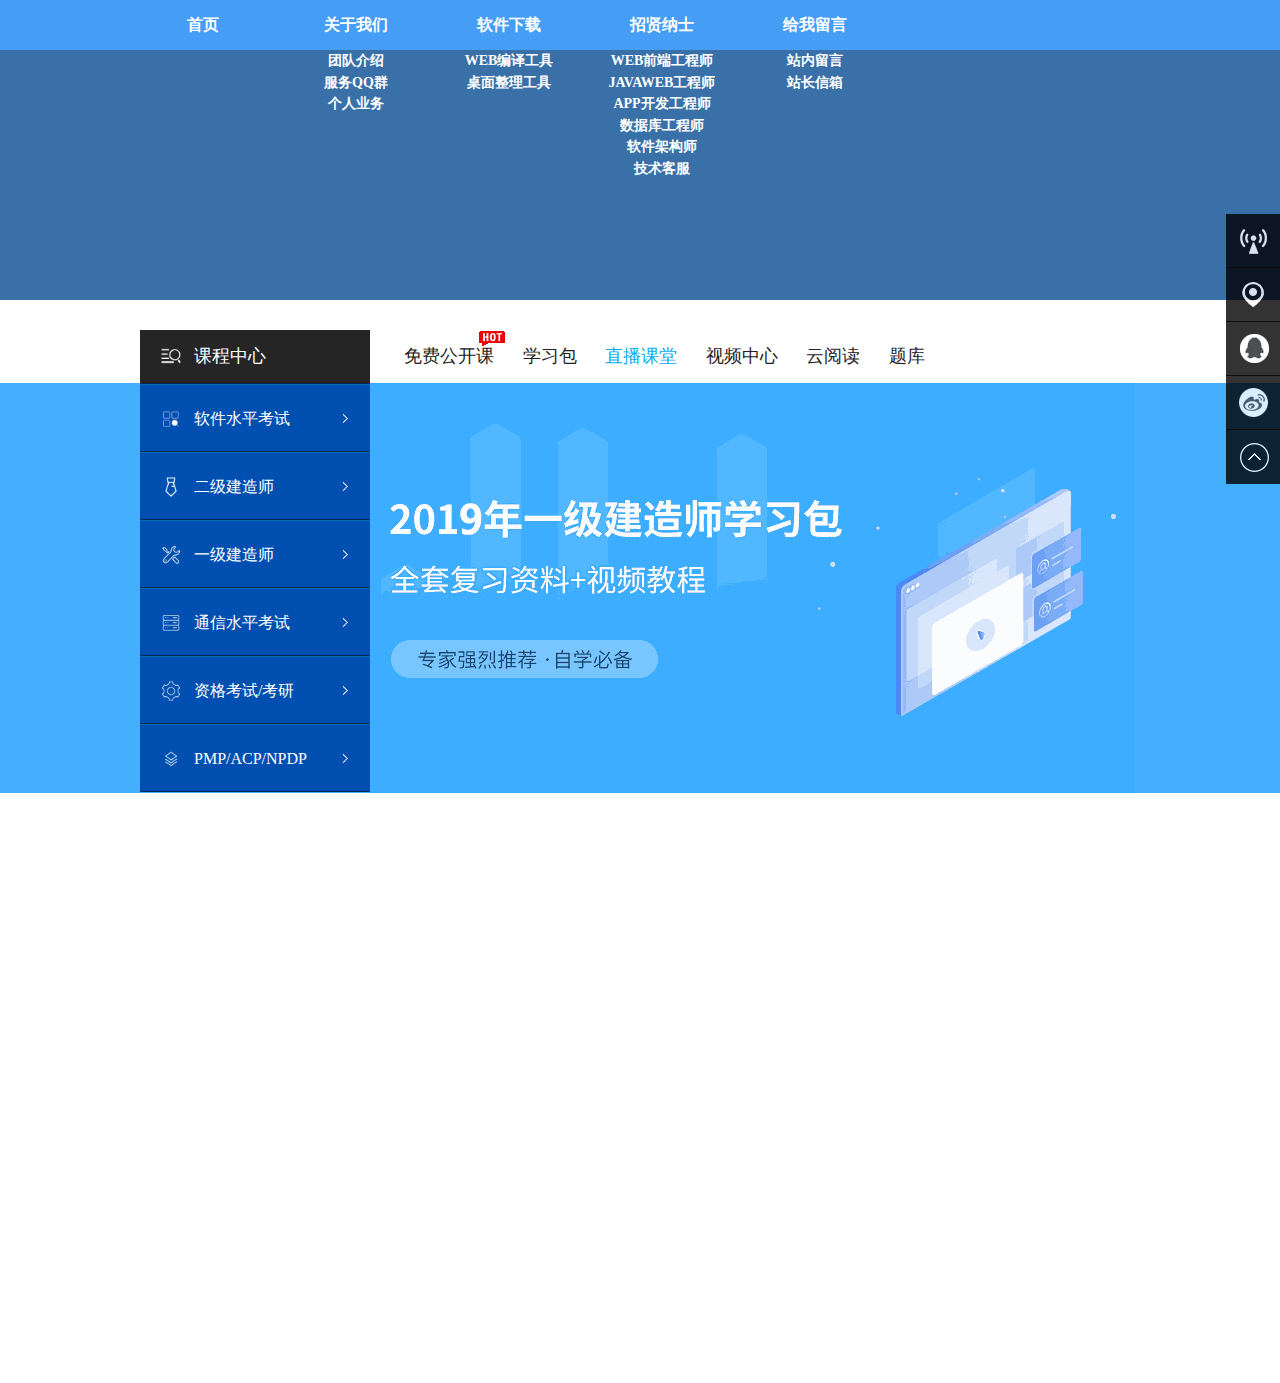
<file: 第二题组件网页/zqe.html>
<!DOCTYPE html>

<html xmlns="http://www.w3.org/1999/xhtml">
    <head>
        <meta charset="UTF-8">
        <meta http-equiv="Content-Type" content="text/html" />
        <title>导航</title>
        <link href="css/style.css" rel="stylesheet" type="text/css"/>
        <link rel="stylesheet" href="css/style1.css" type="text/css" />
        <script src="https://www.jq22.com/jquery/jquery-1.10.2.js"></script>
        <script type="text/javascript" src="js/jquery.SuperSlide.2.1.1.js"></script>
        <style  type="text/css">
       body{
	margin:0;
	font-family:'微软雅黑','Times New Roman', Times, serif;
	}
.navi_head{
	height:50px;
	background-color:#459df5;
}
.navi_body{
	overflow:hidden;
	height:50px;
	background:rgba(36,97,158,0.9);
	transition:height ease 0.5s;
}
.navi_body:hover{
	height:300px;
}

.navi_head>div>span{
	width:150px;
	text-align:center;
	height:300px;
	display:inline-block;
	font-weight:bold;
	color:#FFF;
	font-size:14px;
	vertical-align:top;
}

.navi_head>div>span>p a{
	color:#FFF;
	text-decoration:none;
}
.navi_head>div>span>p a:hover{
	color:#FFF;
	text-decoration:underline;
}

.navi_title{
	font-size:16px;
	line-height:50px;
	margin-top:0;
}

.navi_head>div>span:hover{
	background:rgba(100,100,100,0.2);
}

<script src="js/jquery-2.0.3.min.js" type="text/javascript"></script>	

<script type="text/javascript">

$(document).ready(function(){



	$(".side ul li").hover(function(){

		$(this).find(".sidebox").stop().animate({"width":"124px"},200).css({"opacity":"1","filter":"Alpha(opacity=100)","background":"#ae1c1c"})	

	},function(){

		$(this).find(".sidebox").stop().animate({"width":"54px"},200).css({"opacity":"0.8","filter":"Alpha(opacity=80)","background":"#000"})	

	});

	

});



//回到顶部

function goTop(){

	$('html,body').animate({'scrollTop':0},600);

}

</script>

</style>
    </head>
    <body>
    	<div>
		<div class="navi_body">
			<div class="navi_head">
				<div style="width:80%; margin-left:auto; margin-right:auto;">
					<span>
						<p class="navi_title">首页</p>
					</span>
					<span>
						<p class="navi_title">关于我们</p>
						<p><a href="">团队介绍</a></p>
						<p><a href="">服务QQ群</a></p>
						<p><a href="">个人业务</a></p>
					</span>
					<span>
						<p class="navi_title">软件下载</p>
						<p><a href="">WEB编译工具</a></p>
						<p><a href="">桌面整理工具</a></p>
					</span>
					<span>
						<p class="navi_title">招贤纳士</p>
						<p><a href="">WEB前端工程师</a></p>
						<p><a href="">JAVAWEB工程师</a></p>
						<p><a href="">APP开发工程师</a></p>
						<p><a href="">数据库工程师</a></p>
						<p><a href="">软件架构师</a></p>
						<p><a href="">技术客服</a></p>
					</span>
					<span>
						<p class="navi_title">给我留言</p>
						<p><a href="">站内留言</a></p>
						<p><a href="">站长信箱</a></p>
					</span>
				</div>
			</div>
		</div>
	</div>
        <div style="height:30px;" ></div>
        <div class="city-nav-header">
            <div class="city-nav-list">
                <a href="#">
                    <img src="images/icon-001.png" alt="">课程中心
                
                </a>
                <div class="city-nav-left">
                    <dl>
                        <dd>
                            <a href="#" class="arrow">
                                <img src="images/icon-002.png" alt="">软件水平考试
                            
                            </a>
                            <ul class="city-nav-casket">
                                <li style="border-right: none;padding-right: 0;">
                                    <a href="#" style="color:#666">高　级：</a>
                                </li>
                                <li>
                                    <a href="#">系统分析师</a>
                                </li>
                                <li>
                                    <a href="#">信息系统项目管理师</a>
                                </li>
                                <li>
                                    <a href="#">网络规划设计师</a>
                                </li>
                                <li>
                                    <a href="#">系统架构设计师</a>
                                </li>
                                <li style="padding-left:72px;">
                                    <a href="#">系统规划与管理师</a>
                                </li>
                                <div class="clearfix"></div>
                                <li style="border-right: none;padding-right: 0;">
                                    <a href="#" style="color:#666">中　级：</a>
                                </li>
                                <li>
                                    <a href="#">系统集成项目管理工程师 </a>
                                </li>
                                <li>
                                    <a href="#">软件设计师网络工程师</a>
                                </li>
                                <li>
                                    <a href="#">信息系统监理师</a>
                                </li>
                                <li style="padding-left:72px;">
                                    <a href="#">信息系统管理工程师</a>
                                </li>
                                <li>
                                    <a href="#">电子商务设计师</a>
                                </li>
                                <li>
                                    <a href="#">软件评测师</a>
                                </li>
                                <li>
                                    <a href="#">信息安全工程师</a>
                                </li>
                                <li style="padding-left:72px;">
                                    <a href="#">数据库系统工程师</a>
                                </li>
                                <li>
                                    <a href="#">嵌入式系统设计师</a>
                                </li>
                                <div class="clearfix"></div>
                                <li style="border-right: none;padding-right: 0;">
                                    <a href="#" style="color:#666">初　级：</a>
                                </li>
                                <li>
                                    <a href="#">程序员</a>
                                </li>
                                <li>
                                    <a href="#">网络管理员</a>
                                </li>
                                <li>
                                    <a href="#">信息处理技术员</a>
                                </li>
                                <li>
                                    <a href="#">信息系统运行管理员</a>
                                </li>
                                <div class="clearfix"></div>
                            </ul>
                        </dd>
                        <dd>
                            <a href="#">
                                <img src="images/icon-003.png" alt="">二级建造师
                            
                            </a>
                            <ul class="city-nav-casket">
                                <li style="border-right: none;padding-right: 0;">
                                    <a href="#" style="color:#666">公　共：</a>
                                </li>
                                <li>
                                    <a href="#">工程法规</a>
                                </li>
                                <li>
                                    <a href="#">施工管理</a>
                                </li>
                                <div class="clearfix"></div>
                                <li style="border-right: none;padding-right: 0;">
                                    <a href="#" style="color:#666">实　务：</a>
                                </li>
                                <li>
                                    <a href="#">建筑工程 </a>
                                </li>
                                <li>
                                    <a href="#">市政工程</a>
                                </li>
                                <li>
                                    <a href="#">机电工程</a>
                                </li>
                                <li>
                                    <a href="#">公路工程</a>
                                </li>
                                <li>
                                    <a href="#">水利水电工程</a>
                                </li>
                                <li style="padding-left:72px;">
                                    <a href="#">矿业工程</a>
                                </li>
                                <div class="clearfix"></div>
                            </ul>
                        </dd>
                        <dd>
                            <a href="#">
                                <img src="images/icon-004.png" alt="">一级建造师
                            
                            </a>
                            <ul class="city-nav-casket">
                                <li style="border-right: none;padding-right: 0;">
                                    <a href="#" style="color:#666">公　共：</a>
                                </li>
                                <li>
                                    <a href="#">工程法规</a>
                                </li>
                                <li>
                                    <a href="#">施工管理</a>
                                </li>
                                <div class="clearfix"></div>
                                <li style="border-right: none;padding-right: 0;">
                                    <a href="#" style="color:#666">实　务：</a>
                                </li>
                                <li>
                                    <a href="#">建筑工程 </a>
                                </li>
                                <li>
                                    <a href="#">市政工程</a>
                                </li>
                                <li>
                                    <a href="#">机电工程</a>
                                </li>
                                <li>
                                    <a href="#">公路工程</a>
                                </li>
                                <li>
                                    <a href="#">水利水电工程</a>
                                </li>
                                <li style="padding-left:72px;">
                                    <a href="#">矿业工程</a>
                                </li>
                                <div class="clearfix"></div>
                            </ul>
                        </dd>
                        <dd>
                            <a href="#">
                                <img src="images/icon-005.png" alt="">通信水平考试
                            
                            </a>
                            <ul class="city-nav-casket">
                                <li style="border-right: none;padding-right: 0;">
                                    <a href="#" style="color:#666">公　共：</a>
                                </li>
                                <li>
                                    <a href="#">工程法规</a>
                                </li>
                                <li>
                                    <a href="#">施工管理</a>
                                </li>
                                <div class="clearfix"></div>
                                <li style="border-right: none;padding-right: 0;">
                                    <a href="#" style="color:#666">实　务：</a>
                                </li>
                                <li>
                                    <a href="#">建筑工程 </a>
                                </li>
                                <li>
                                    <a href="#">市政工程</a>
                                </li>
                                <li>
                                    <a href="#">机电工程</a>
                                </li>
                                <li>
                                    <a href="#">公路工程</a>
                                </li>
                                <li>
                                    <a href="#">水利水电工程</a>
                                </li>
                                <li style="padding-left:72px;">
                                    <a href="#">矿业工程</a>
                                </li>
                                <div class="clearfix"></div>
                            </ul>
                        </dd>
                        <dd>
                            <a href="#">
                                <img src="images/icon-006.png" alt="">资格考试/考研
                            
                            </a>
                            <ul class="city-nav-casket">
                                <li style="border-right: none;padding-right: 0;">
                                    <a href="#" style="color:#666">公　共：</a>
                                </li>
                                <li>
                                    <a href="#">工程法规</a>
                                </li>
                                <li>
                                    <a href="#">施工管理</a>
                                </li>
                                <div class="clearfix"></div>
                                <li style="border-right: none;padding-right: 0;">
                                    <a href="#" style="color:#666">实　务：</a>
                                </li>
                                <li>
                                    <a href="#">建筑工程 </a>
                                </li>
                                <li>
                                    <a href="#">市政工程</a>
                                </li>
                                <li>
                                    <a href="#">机电工程</a>
                                </li>
                                <li>
                                    <a href="#">公路工程</a>
                                </li>
                                <li>
                                    <a href="#">水利水电工程</a>
                                </li>
                                <li style="padding-left:72px;">
                                    <a href="#">矿业工程</a>
                                </li>
                                <div class="clearfix"></div>
                            </ul>
                        </dd>
                        <dd>
                            <a href="#">
                                <img src="images/icon-007.png" alt="">PMP/ACP/NPDP
                            
                            </a>
                            <ul class="city-nav-casket" style="width:240px;">
                                <li style="height: 32px; line-height: 32px;border-right: medium none;">
                                    <a href="#">PMP考试</a>
                                </li>
                                <li style="height: 32px; line-height: 32px;border-right: medium none;">
                                    <a href="#">ACP考试</a>
                                </li>
                                <li style="height: 32px; line-height: 32px;border-right: medium none;">
                                    <a href="#">NPDP考试</a>
                                </li>
                            </ul>
                        </dd>
                    </dl>
                </div>
            </div>
            <div class="city-nav-item">
                <a href="#">
                    <i></i>
                    免费公开课
                </a>
                <a href="#">学习包</a>
                <a href="#" style="color:#08acee">直播课堂</a>
                <a href="#">视频中心</a>
                <a href="#">云阅读</a>
                <a href="#">题库</a>
            </div>
        </div>
        <div class="city-slide">
            <div class="hd city-slide-header">
                <a class="prev" href="javascript:void(0)"></a>
                <a class="next" href="javascript:void(0)"></a>
            </div>
            <div class="bd city-slide-body">
                <ul>
                    <li style="background:#bf271d">
                        <a href="#">
                            <img src="images/banner1.png" alt="">
                        </a>
                    </li>
                    <li style="background:#0f2049">
                        <a href="#">
                            <img src="images/banner2.png" alt="">
                        </a>
                    </li>
                    <li style="background:#d3ebfb">
                        <a href="#">
                            <img src="images/banner3.png" alt="">
                        </a>
                    </li>
                    <li style="background:#7094fc">
                        <a href="#">
                            <img src="images/banner4.png" alt="">
                        </a>
                    </li>
                    <li style="background:#44affc">
                        <a href="#">
                            <img src="images/banner5.png" alt="">
                        </a>
                    </li>
                </ul>
            </div>
        </div>
        <div style="height:1000px;"></div>



<div class="side">

	<ul>

		<li><a href="#"><div class="sidebox"><img src="images/side_icon01.png">客服中心</div></a></li>

		<li><a href="#"><div class="sidebox"><img src="images/side_icon02.png">客户案例</div></a></li>

		<li><a href="javascript:void(0);" ><div class="sidebox"><img src="images/side_icon04.png">QQ客服</div></a></li>

		<li><a href="javascript:void(0);" ><div class="sidebox"><img src="images/side_icon03.png">新浪微博</div></a></li>

		<li style="border:none;"><a href="javascript:goTop();" class="sidetop"><img src="images/side_icon05.png"></a></li>

	</ul>

</div>


        <script type="text/javascript">
            jQuery(".city-nav-list").slide({
                type: "menu",
                titCell: "dd",
                targetCell: "ul",
                delayTime: 0,
                defaultPlay: false,
                returnDefault: true
            });

            jQuery(".city-slide").slide({
                mainCell: ".bd ul",
                effect: "fold",
                autoPlay: true,
                delayTime: 800
            });
        </script>
    </body>
</html>
</file>
<file: 第七题蓝鸟app庄晴儿181012124/css/iconfont.css>
@font-face {font-family: "iconfont";
  src: url('iconfont.eot?t=1576861386121'); /* IE9 */
  src: url('iconfont.eot?t=1576861386121#iefix') format('embedded-opentype'), /* IE6-IE8 */
  url('[data-uri]') format('woff2'),
  url('iconfont.woff?t=1576861386121') format('woff'),
  url('iconfont.ttf?t=1576861386121') format('truetype'), /* chrome, firefox, opera, Safari, Android, iOS 4.2+ */
  url('iconfont.svg?t=1576861386121#iconfont') format('svg'); /* iOS 4.1- */
}

.iconfont {
  font-family: "iconfont" !important;
  font-size: 16px;
  font-style: normal;
  -webkit-font-smoothing: antialiased;
  -moz-osx-font-smoothing: grayscale;
}

.icon-weibo:before {
  content: "\e638";
}

.icon-bili:before {
  content: "\e605";
}

.icon-shipin:before {
  content: "\e7b8";
}

.icon-yijicaidanalituku_gongzhonghao:before {
  content: "\e600";
}

.icon-lianxi:before {
  content: "\e60d";
}

.icon-douyin:before {
  content: "\e62d";
}

.icon-picture:before {
  content: "\e71b";
}

.icon-zhaoxinbaoming:before {
  content: "\e60f";
}

.icon-qq-copy:before {
  content: "\e7b9";
}
</file>
<file: 第七题蓝鸟app庄晴儿181012124/css/exam.css>
.mui-bar-nav{
	background-color: #000000;
}
.mui-bar-nav .mui-title,.mui-bar-nav a{
	color: #FFFFFF;
	font-weight: 600;
}
.mui-grid-view.mui-grid-9{background: #FFFFFF;}
.mui-table-view.mui-grid-view .mui-table-view-cell span{
	font-size: 2em;
	padding: 0.8rem;
	color: #FFFFFF;
	text-align: center;
	border-radius: 1rem;
	background-image: none;
}
.mui-icon.mui-icon-home{
	background-color: #2AC845;
}
.mui-icon-email{
	background-color: #CF2D28;
}
.mui-icon-chatbubble{
	background-color: #0062CC;
}
.mui-icon-location{
	background-color: #8A6DE9;
}
.mui-icon-search{
	background-color: #EC971F;
}
.mui-icon-phone{
	background-color: #FF0000;
}
.mui-icon-gear{
	background-color: #FFFF00;
}
.mui-icon-info{
	background-color: #6641E2;
}
.mui-icon-more{
	background-color: #007AFF;
}
</file>
<file: 第七题蓝鸟app庄晴儿181012124/css/app.css>
/*
 *这是单独为hello mui准备的个性化css，可以覆盖标准mui的css定义；
 * 在实际项目开发时，建议为App单独写一个css文件，从而实现项目的自定义皮肤功能；
 * 
 * */
.mui-plus header.mui-bar{
	display: none;
}
.mui-plus .mui-bar-nav~.mui-content{
	padding: 0;
}

/*hm开头的表示仅为 Hello MUI示例定义*/
.hm-description{
	margin: .5em 0;
}

.hm-description>li {
	font-size: 14px;
	color: #8f8f94;
}
</file>
<file: 第二题组件网页/css/style.css>
/* 公共样式表css */
html, body {
	color: #333;
	margin: 0;
	height: 100%;
	font-family: "Myriad Set Pro", "Helvetica Neue", Helvetica, Arial, Verdana, sans-serif;
}
* {
	-webkit-box-sizing: border-box;
	-moz-box-sizing: border-box;
	box-sizing: border-box;
}
a {
	text-decoration: none;
	color: #000;
}
img {
	border: 0;
}
body {
	background: #fff;
	color: #666;
}
html, body, div, dl, dt, dd, ol, ul, li, h1, h2, h3, h4, h5, h6, p, blockquote, pre, button, fieldset, form, input, legend, textarea, th, td {
	margin: 0;
	padding: 0;
}
a {
	text-decoration: none;
	color: #08acee;
}
button {
	outline: 0;
}
img {
	border: 0;
}
button, input, optgroup, select, textarea {
	margin: 0;
	font: inherit;
	color: inherit;
	outline: none;
}
li {
	list-style: none;
}
a {
	color: #222;
}
a:hover {
	color: #08acee;
}
.clearfix::after {
	clear: both;
	content: ".";
	display: block;
	height: 0;
	visibility: hidden;
}
.clearfix {
}
/* 必要布局样式css */
.city-nav-header {
	width: 1000px;
	margin: 0 auto;
	display: table;
	position: relative;
	z-index: 50;
	height: 53px;
	color: #555;
	font-size: 18px;
	line-height: 53px;
}
.city-nav-list {
	cursor: pointer;
	position: relative;
	z-index: 50;
	float: left;
	width: 230px;
	height: 53px;
	color: #fff;
	background: #252525;
}
.city-nav-list a {
	display: block;
	width: 230px;
	height: 53px;
	color: #fff;
}
.city-nav-list a img {
	display: inline-block;
	margin-top: 15px;
	margin-left: 20px;
	margin-right: 12px;
	border: 0 none;
	width: 22px;
	height: 22px;
	float: left;
}
.city-nav-item {
	float: left;
	width: 770px;
	height: 53px;
}
.city-nav-item a {
	font-size: 18px;
	line-height: 53px;
	position: relative;
	display: inline-block;
	padding: 0px 12px;
}
.city-nav-item a:first-child {
	padding-left: 34px;
}
.city-nav-item a i {
	width: 28px;
	height: 18px;
	display: block;
	background: url(../images/hot.gif) no-repeat center center;
	position: absolute;
	top: 0px;
	right: 0px;
}
.city-nav-left {
	width: 230px;
	height: 409px;
	border-top: 1px solid #002756;
	background: #004fb1;
}
.city-nav-left dl dd {
	position: relative;
	z-index: 50;
	border-top: 1px solid #0070ae;
	border-bottom: 1px solid #002756;
	background: #068ad4;
}
.city-nav-left dl dd a img {
	margin-top: 23px;
}
.city-nav-left dl dd {
	width: auto;
	height: 68px;
	line-height: 68px;
	font-size: 18px;
	background: url(../images/icon-row.png) no-repeat center right;
}
.city-nav-left dl dd a {
	height: 68px;
	line-height: 68px;
	font-size: 16px;
}
.city-nav-left dl dd a:hover {
	background: url(../images/icon-hover.png);
}
.city-nav-casket {
	display: none;
	position: absolute;
	top: -2px;
	left: 230px;
	padding: 10px;
	width: 520px;
	overflow: hidden;
	font-size: 13px;
	line-height: 2em;
	border: 1px solid #0070ae;
	background: #fff;
	z-index: 10002;
}
.city-nav-casket li {
	float: left;
	margin: 8px 0px;
	padding: 0px 8px;
	line-height: 1em;
	border-right: 1px solid #efefef;
}
.city-nav-casket li a {
	color: #222;
	text-decoration: none;
}
.city-nav-left dl dd .city-nav-casket li a {
	width: auto;
	height: auto;
	color: #222;
	line-height: inherit;
	font-size: 13px;
}
.city-nav-left dl dd .city-nav-casket li a:hover {
	color: #08acee;
	background: none;
}
.prev, .next {
	position: absolute;
	left: 0;
	top: 50%;
	margin-top: -25px;
	display: block;
	width: 40px;
	height: 74px;
	background: url(../images/btn-r.png) 1px 1px no-repeat;
	filter: alpha(opacity=70);
	opacity: 0.7;
	z-index: 10;
	display: none;
}
.city-slide-body ul li a {
	position: relative;
	z-index: 1;
	margin: 0 auto;
	display: block;
	width: 550px;
	height: 410px;
	left: 0;
}
.city-slide-body ul li {
	position: absolute;
	z-index: 3;
	width: 100%;
	height: 410px;
	filter: alpha(opacity=0);
	-moz-opacity: 0;
}
.city-slide-header {
	width: 767px;
	margin: 0 auto;
	height: 410px;
	position: absolute;
	left: 50%;
	margin-left: -271px;
}
.next {
	left: auto;
	right: 0;
	background-position: -40px 0px;
}
.prev:hover {
	filter: alpha(opacity=99);
	opacity: 1;
}
.next:hover {
	filter: alpha(opacity=99);
	opacity: 1;
}
.city-slide:hover .city-slide-header .prev {
	display: block;
}
.city-slide:hover .city-slide-header .next {
	display: block;
}
</file>
<file: 第二题组件网页/css/style1.css>
﻿@charset "utf-8";
*{margin:0;padding:0;list-style-type:none;}
a,img{border:0;}
body{font:12px/180% Arial, Helvetica, sans-serif, "新宋体";}
/* side */
.side{position:fixed;width:54px;height:275px;right:0;top:214px;z-index:100;}
.side ul li{width:54px;height:54px;float:left;position:relative;border-bottom:1px solid #444;}
.side ul li .sidebox{position:absolute;width:54px;height:54px;top:0;right:0;transition:all 0.3s;background:#000;opacity:0.8;filter:Alpha(opacity=80);color:#fff;font:14px/54px "微软雅黑";overflow:hidden;}
.side ul li .sidetop{width:54px;height:54px;line-height:54px;display:inline-block;background:#000;opacity:0.8;filter:Alpha(opacity=80);transition:all 0.3s;}
.side ul li .sidetop:hover{background:#ae1c1c;opacity:1;filter:Alpha(opacity=100);}
.side ul li img{float:left;}
</file>
